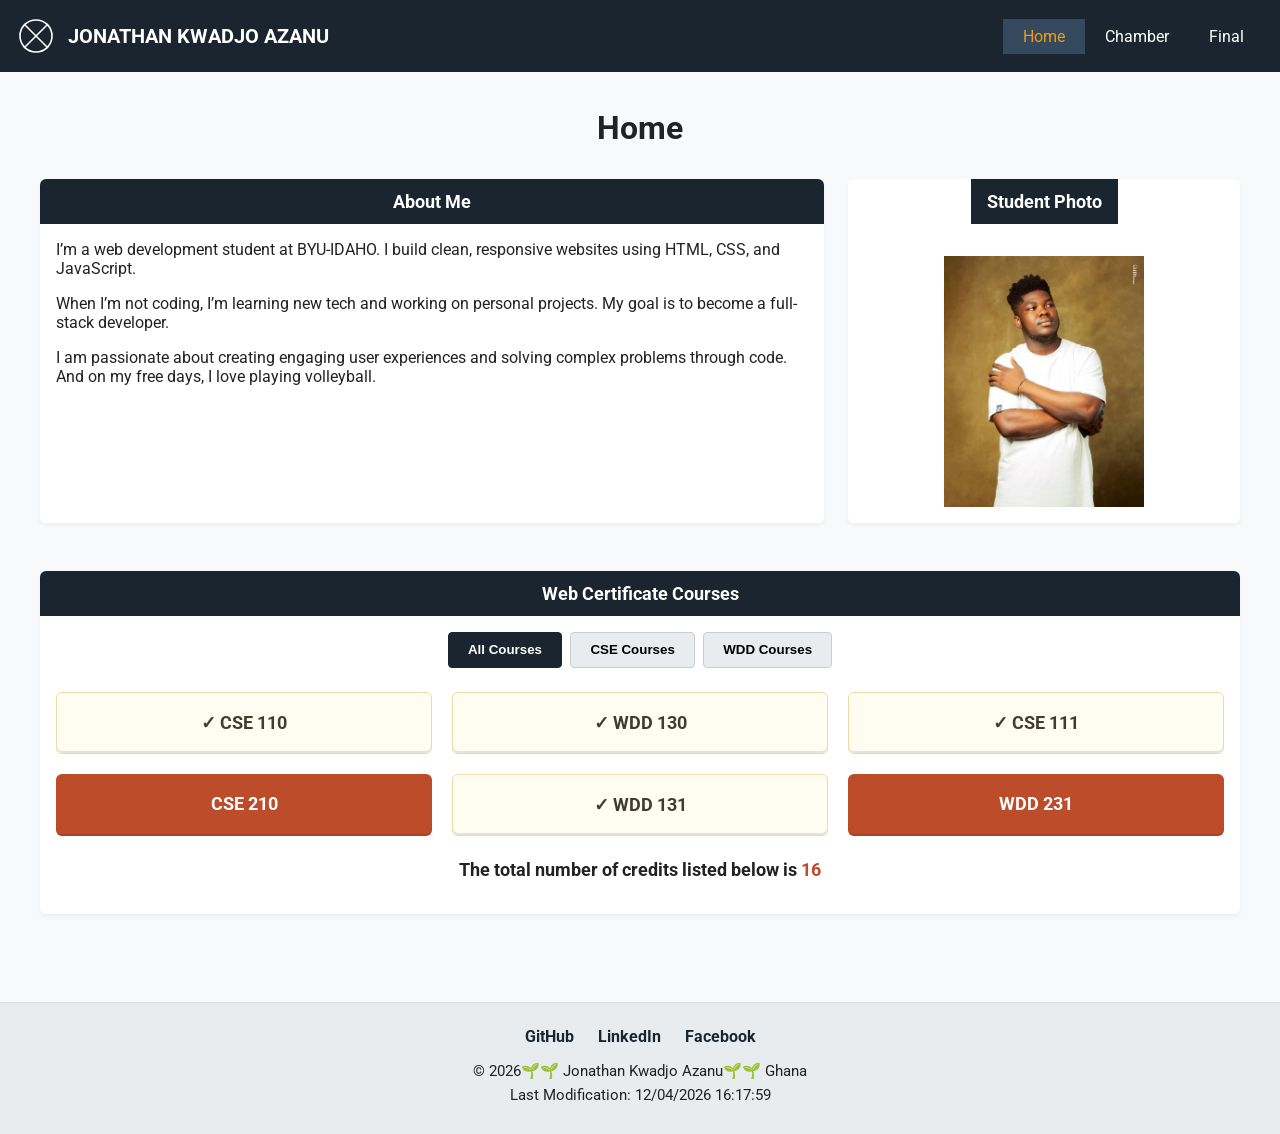
<file: index.html>
<!DOCTYPE html>
<html lang="en">

<head>
    <meta charset="UTF-8">
    <meta name="viewport" content="width=device-width, initial-scale=1.0">
    <title>WDD 231 - Course Home Page</title>
    <meta name="description"
        content="Course home page for WDD 231, showcasing student profile and web certificate progress.">
    <meta name="author" content="Jonathan Kwadjo Azanu">

    <meta property="og:title" content="WDD 231 - Course Home Page">
    <meta property="og:description"
        content="Course home page for WDD 231, showcasing student profile and web certificate progress.">
    <meta property="og:image" content="https://example.com/image.jpg">
    <meta property="og:url" content="https://example.com">

    <link rel="preconnect" href="https://fonts.googleapis.com">
    <link rel="preconnect" href="https://fonts.gstatic.com" crossorigin>
    <link href="https://fonts.googleapis.com/css2?family=Roboto:wght@400;700&display=swap" rel="stylesheet">

    <link rel="stylesheet" href="styles/styles_small.css">
    <link rel="stylesheet" href="styles/styles_large.css">

    <link rel="icon" href="favicon.ico">
    <script src="scripts/navigation.js" defer></script>
    <script src="scripts/date.js" defer></script>
    <script src="scripts/scripts.js" defer></script>
</head>

<body>

    <header>
        <div class="logo-area">
            <svg class="logo" width="40" height="40" viewBox="0 0 100 100" aria-labelledby="logo-title">
                <title id="logo-title">Course Site Logo</title>
                <circle cx="50" cy="50" r="40" stroke="white" stroke-width="4" fill="none" />
                <line x1="20" y1="20" x2="80" y2="80" stroke="white" stroke-width="4" />
                <line x1="80" y1="20" x2="20" y2="80" stroke="white" stroke-width="4" />
            </svg>
            <span>JONATHAN KWADJO AZANU</span>
        </div>
        <button id="menu-toggle" aria-label="Toggle navigation menu">&#9776;</button>
        <nav id="main-nav">
            <a href="#" class="active">Home</a>
            <a href="chamber/index.html">Chamber</a>
            <a href="final/index.html">Final</a>
        </nav>
    </header>

    <main>
        <h1>Home</h1>

        <section class="card about-me">
            <h2>About Me</h2>
            <p>I’m a web development student at BYU-IDAHO. I build clean, responsive websites using HTML, CSS, and
                JavaScript.</p>
            <p>When I’m not coding, I’m learning new tech and working on personal projects. My goal is to become a
                full-stack developer.</p>
            <p>I am passionate about creating engaging user experiences and solving complex problems through code. And
                on my free days, I love playing volleyball.</p>
        </section>

        <section class="card student-photo">
            <h2>Student Photo</h2>
            <img src="images/jonathan.jpeg" alt="Student Profile Picture Placeholder" width="200" height="200"
                loading="lazy">
        </section>

        <section class="card certificate-courses">
            <h2>Web Certificate Courses</h2>
            <div class="filter-buttons">
                <button id="btn-all" class="active">All Courses</button>
                <button id="btn-cse">CSE Courses</button>
                <button id="btn-wdd">WDD Courses</button>
            </div>

            <div id="course-list"></div>

            <p id="total-credits">The total number of credits listed below is <span id="credit-count">0</span></p>
        </section>
    </main>

    <footer>
        <div class="social-links">
            <a href="https://github.com/lhexic/wdd131" target="_blank" rel="noopener"
                aria-label="Visit my GitHub Profile">GitHub</a>
            <a href="https://www.linkedin.com/in/kwadzojonathan6996" target="_blank" rel="noopener"
                aria-label="Visit my LinkedIn Profile">LinkedIn</a>
            <a href="https://web.facebook.com/brah.lhexic.1" target="_blank" rel="noopener"
                aria-label="Visit my Facebook Profile">Facebook</a>
        </div>
        <p>&copy; <span id="currentyear"></span>🌱🌱 Jonathan Kwadjo Azanu🌱🌱 Ghana</p>
        <p id="lastModified"></p>
    </footer>

</body>

</html>
</file>
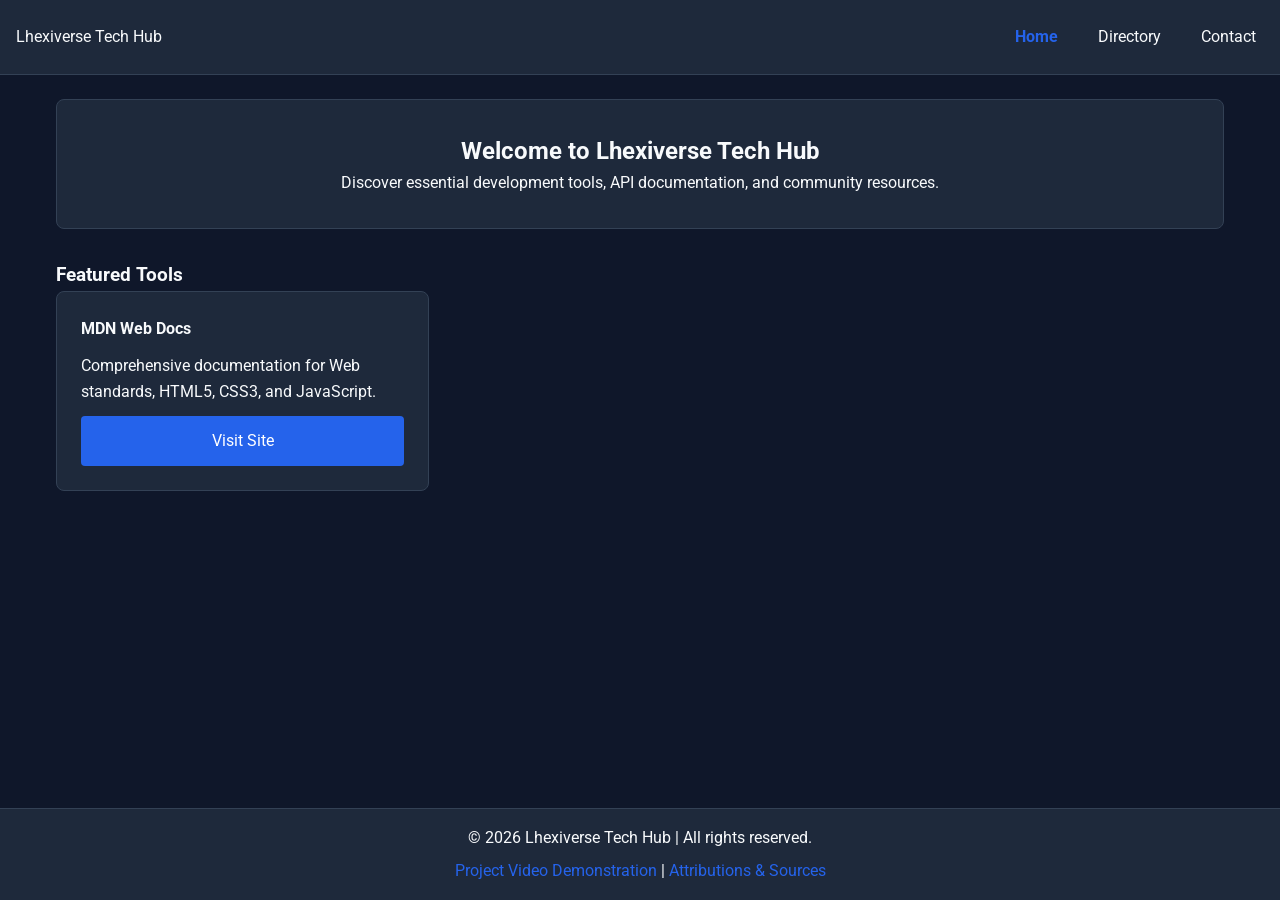
<file: Final/index.html>
<!DOCTYPE html>
<html lang="en">
<head>
  <meta charset="UTF-8">
  <meta name="viewport" content="width=device-width, initial-scale=1.0">
  <title>Lhexiverse Tech Hub | Developer Resource Directory</title>
  <meta name="description" content="Welcome to Lhexiverse Tech Hub, a central repository for web developer tools, documentation, and frameworks.">
  <meta name="author" content="Jonathan Kwadjo Azanu">

  <meta property="og:title" content="Lhexiverse Tech Hub">
  <meta property="og:type" content="website">
  <meta property="og:description" content="Centralized resource hub for modern software developers.">
  <meta property="og:image" content="https://lhexic.github.io/wdd231/Final/images/share-image.avif">
  <meta property="og:url" content="https://lhexic.github.io/wdd231/Final/index.html">

  <link rel="preconnect" href="https://fonts.googleapis.com">
  <link rel="preconnect" href="https://fonts.gstatic.com" crossorigin>
  <link href="https://fonts.googleapis.com/css2?family=Roboto:ital,wght@0,100..900;1,100..900&display=swap" rel="stylesheet">

  <link rel="icon" href="images/favicon.ico" type="image/x-icon">
  
  <link rel="stylesheet" href="styles/base.css">
  <link rel="stylesheet" href="styles/large.css">
  
</head>
<body>
  <header>
    <span class="site-title">Lhexiverse Tech Hub</span>
    <button id="hamburger" aria-label="Toggle Navigation">&#9776;</button>
    <nav>
      <a href="index.html">Home</a>
      <a href="directory.html">Directory</a>
      <a href="contact.html">Contact</a>
    </nav>
  </header>

  <main>
    <section class="hero">
      <h1>Welcome to Lhexiverse Tech Hub</h1>
      <p>Discover essential development tools, API documentation, and community resources.</p>
    </section>

    <section class="featured-resources">
      <h3>Featured Tools</h3>
      <div class="directory-grid">
        <div class="resource-card">
          <h4>MDN Web Docs</h4>
          <p>Comprehensive documentation for Web standards, HTML5, CSS3, and JavaScript.</p>
<a href="https://developer.mozilla.org" target="_blank" rel="noopener" class="primary-btn">Visit Site</a>        </div>
      </div>
    </section>
  </main>

  <footer>
    <p>&copy; 2026 Lhexiverse Tech Hub | All rights reserved.</p>
    <p class="footer-link">
      <a href="https://www.loom.com/share/e510887477cc4467a22aed7b2b3b4685" target="_blank" rel="noopener">Project Video Demonstration</a> | 
      <a href="attributions.html">Attributions & Sources</a>
    </p>
  </footer>

  <script type="module" src="scripts/main.js"></script>
</body>
</html>
</file>
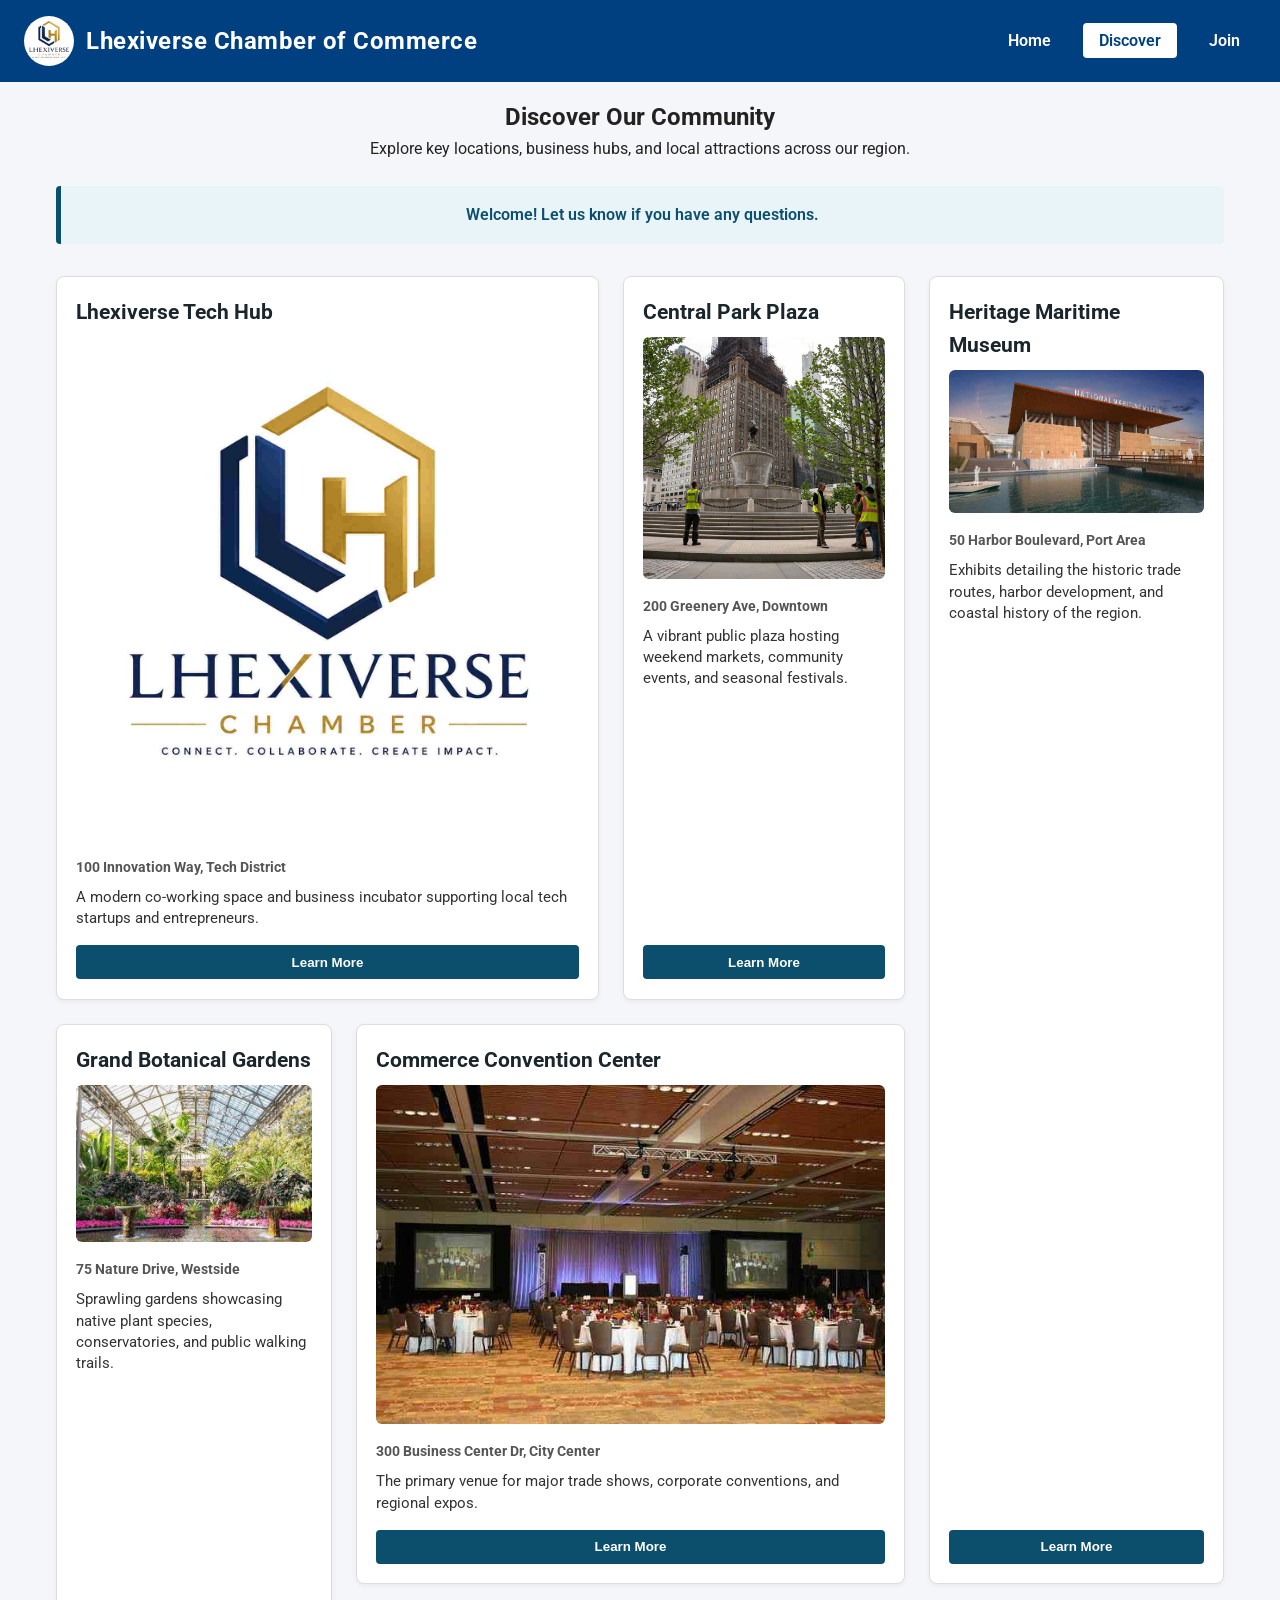
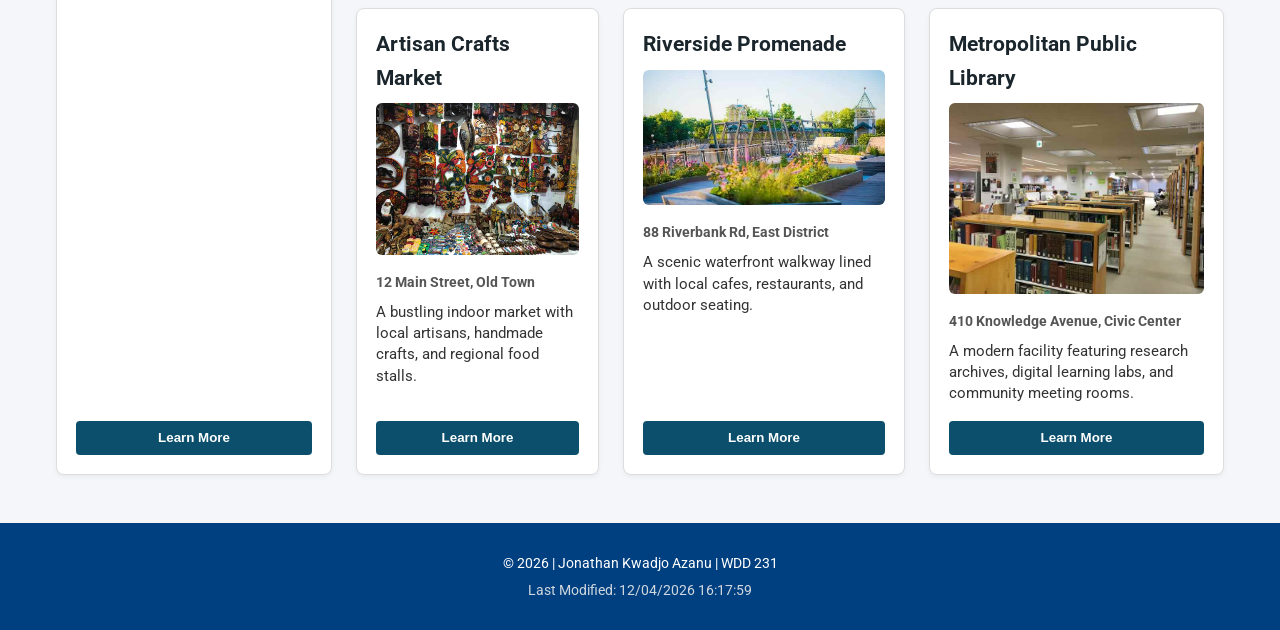
<file: chamber/discover.html>
<!DOCTYPE html>
<html lang="en">
<head>
  <meta charset="UTF-8">
  <meta name="viewport" content="width=device-width, initial-scale=1.0">
  <title>Discover - Lhexiverse Chamber of Commerce</title>
  <meta name="description" content="Discover points of interest, attractions, and local community features in the Lhexiverse Chamber area.">
  <meta name="author" content="Jonathan Kwadjo Azanu">

  <meta property="og:title" content="Discover Lhexiverse Chamber of Commerce Area">
  <meta property="og:description" content="Explore key locations, local businesses, and community features in the Lhexiverse Chamber region.">
  <meta property="og:image" content="https://lhexic.github.io/wdd231/chamber/images/hero-large.jpg">
  <meta property="og:url" content="https://lhexic.github.io/wdd231/chamber/discover.html">
  <meta property="og:type" content="website">

  <link rel="icon" href="images/favicon.ico" type="image/x-icon">

  <link rel="preconnect" href="https://fonts.googleapis.com">
  <link rel="preconnect" href="https://fonts.gstatic.com" crossorigin>
  <link href="https://fonts.googleapis.com/css2?family=Roboto:wght@400;700&display=swap" rel="stylesheet">
  
  <link rel="stylesheet" href="styles/base.css">
  <link rel="stylesheet" href="styles/discover.css">

  <script type="module" src="scripts/discover.js" defer></script>
</head>
<body>
  <header>
    <div class="logo-container">
      <img src="images/lhexic.png" alt="Lhexiverse Chamber Logo" width="50" height="50">
      <h1>Lhexiverse Chamber of Commerce</h1>
    </div>
    <nav>
      <ul>
        <li><a href="index.html">Home</a></li>
        <li><a href="discover.html" class="active">Discover</a></li>
        <li><a href="join.html">Join</a></li>
      </ul>
    </nav>
  </header>

  <main>
    <section class="discover-header">
      <h2>Discover Our Community</h2>
      <p>Explore key locations, business hubs, and local attractions across our region.</p>
    </section>

    <!-- localStorage Visit Message Banner -->
    <aside id="visit-message" class="visit-banner" aria-live="polite"></aside>

    <!-- Named Grid Container for the 8 Cards -->
    <section class="discover-grid">
      <!-- Generated dynamically by discover.js -->
    </section>
  </main>

  <footer>
    <p>&copy; <span id="year"></span> | Jonathan Kwadjo Azanu | WDD 231</p>
    <p id="lastModified"></p>
  </footer>
</body>
</html>
</file>
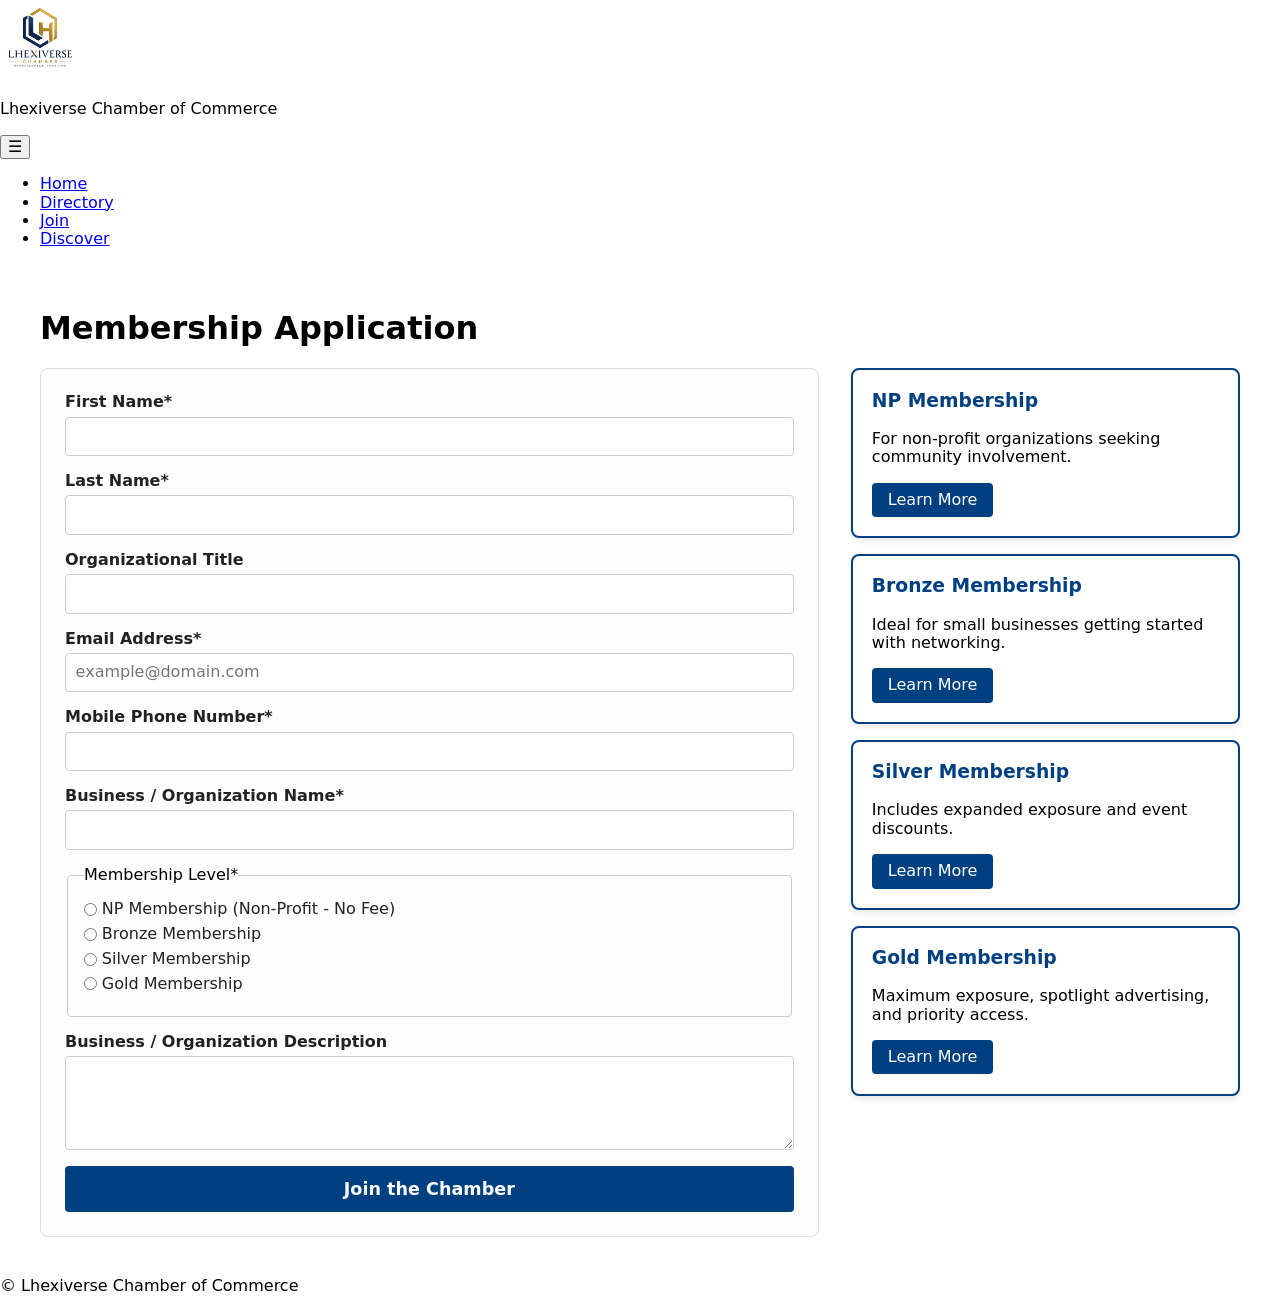
<file: chamber/join.html>
<!DOCTYPE html>
<html lang="en">

<head>
    <meta charset="UTF-8">
    <meta name="viewport" content="width=device-width, initial-scale=1.0">
    <title>Lhexiverse Chamber of Commerce - Join Us</title>
    <meta name="description" content="Apply for membership with the Lhexiverse Chamber of Commerce.">
    <meta name="author" content="Jonathan Kwadjo Azanu">

    <link rel="icon" href="images/favicon.ico" type="image/x-icon">

    <meta property="og:title" content="Join the Lhexiverse Chamber of Commerce">
    <meta property="og:description"
        content="Apply for membership with the Lhexiverse Chamber of Commerce to access business networks and resources.">
    <meta property="og:image" content="https://lhexic.github.io/wdd131/images/og-image.png">
    <meta property="og:image" content="https://lhexic.github.io/wdd131/images/lhexic.png">
    <meta property="og:url" content="https://lhexic.github.io/wdd131/join.html">

    <link rel="preconnect" href="https://fonts.googleapis.com">
    <link rel="preconnect" href="https://fonts.gstatic.com" crossorigin>
    <link href="https://fonts.googleapis.com/css2?family=Roboto:wght@400;700&display=swap" rel="stylesheet">

    <link rel="stylesheet" href="styles/normalize.css">
    <link rel="stylesheet" href="styles/join.css">
    <link rel="stylesheet" href="styles/join_large.css" media="(min-width: 38rem)">

    <script src="scripts/directory.js" defer></script>
    <script src="scripts/join.js" defer></script>
</head>

<body>

    <header>
        <div class="logo-container">
            <img src="images/lhexic.png" alt="Lhexiverse Chamber of Commerce Logo" width="80" height="80">
            <p>Lhexiverse Chamber of Commerce</p>
        </div>
        <nav>
            <button id="menu-button" aria-label="Toggle Menu">☰</button>
            <ul class="nav-links">
                <li><a href="index.html">Home</a></li>
                <li><a href="directory.html">Directory</a></li>
                <li><a href="join.html" class="active">Join</a></li>
                <li><a href="discover.html">Discover</a></li>
            </ul>
        </nav>
    </header>

    <main class="join-main">
        <h1>Membership Application</h1>

        <div class="join-container">
            <!-- FORM SECTION -->
            <section class="form-container">
                <form method="get" action="thankyou.html">

                    <label>
                        First Name*
                        <input type="text" name="fname" id="fname" required autocomplete="given-name"
                            title="Enter your first name">
                    </label>

                    <label>
                        Last Name*
                        <input type="text" name="lname" id="lname" required autocomplete="family-name"
                            title="Enter your last name">
                    </label>

                    <label>
                        Organizational Title
                        <input type="text" name="title" id="title" autocomplete="organization-title"
                            pattern="[A-Za-z\s\-]{7,}" title="Minimum 7 characters. Letters, spaces, and hyphens only.">
                    </label>

                    <label>
                        Email Address*
                        <input type="email" name="email" id="email" required autocomplete="email"
                            placeholder="example@domain.com" title="Enter a valid email address">
                    </label>

                    <label>
                        Mobile Phone Number*
                        <input type="tel" name="phone" id="phone" required autocomplete="tel"
                            title="Enter your phone number">
                    </label>

                    <label>
                        Business / Organization Name*
                        <input type="text" name="organization" id="organization" required autocomplete="organization"
                            title="Enter your business or organization name">
                    </label>

                    <fieldset class="membership-selection">
                        <legend>Membership Level*</legend>
                        <label class="radio-label">
                            <input type="radio" name="membership" value="np" required> NP Membership (Non-Profit - No
                            Fee)
                        </label>
                        <label class="radio-label">
                            <input type="radio" name="membership" value="bronze" required> Bronze Membership
                        </label>
                        <label class="radio-label">
                            <input type="radio" name="membership" value="silver" required> Silver Membership
                        </label>
                        <label class="radio-label">
                            <input type="radio" name="membership" value="gold" required> Gold Membership
                        </label>
                    </fieldset>

                    <label>
                        Business / Organization Description
                        <textarea name="description" id="description" rows="4"
                            title="Briefly describe your business or organization"></textarea>
                    </label>

                    <!-- Hidden Timestamp Field -->
                    <input type="hidden" name="timestamp" id="timestamp" value="">

                    <input type="submit" value="Join the Chamber" class="submit-btn">
                </form>
            </section>

            <!-- MEMBERSHIP CARDS SECTION -->
            <section class="cards-container">

                <div class="membership-card">
                    <h3>NP Membership</h3>
                    <p>For non-profit organizations seeking community involvement.</p>
                    <button type="button" class="open-modal-btn" data-modal="modal-np">Learn More</button>
                </div>

                <div class="membership-card">
                    <h3>Bronze Membership</h3>
                    <p>Ideal for small businesses getting started with networking.</p>
                    <button type="button" class="open-modal-btn" data-modal="modal-bronze">Learn More</button>
                </div>

                <div class="membership-card">
                    <h3>Silver Membership</h3>
                    <p>Includes expanded exposure and event discounts.</p>
                    <button type="button" class="open-modal-btn" data-modal="modal-silver">Learn More</button>
                </div>

                <div class="membership-card">
                    <h3>Gold Membership</h3>
                    <p>Maximum exposure, spotlight advertising, and priority access.</p>
                    <button type="button" class="open-modal-btn" data-modal="modal-gold">Learn More</button>
                </div>

            </section>
        </div>

        <!-- MODAL DIALOGS -->
        <dialog id="modal-np" class="modal">
            <div class="modal-content">
                <h3>NP Membership Benefits</h3>
                <p><strong>Fee:</strong> Free for Non-Profits</p>
                <ul>
                    <li>Directory Listing</li>
                    <li>Community Event Participation</li>
                    <li>Networking Opportunities</li>
                </ul>
                <button type="button" class="close-modal-btn">Close</button>
            </div>
        </dialog>

        <dialog id="modal-bronze" class="modal">
            <div class="modal-content">
                <h3>Bronze Membership Benefits</h3>
                <p><strong>Fee:</strong> $150 / year</p>
                <ul>
                    <li>Standard Business Directory Listing</li>
                    <li>Access to Member-Only Events</li>
                    <li>Monthly Newsletter Spotlight</li>
                </ul>
                <button type="button" class="close-modal-btn">Close</button>
            </div>
        </dialog>

        <dialog id="modal-silver" class="modal">
            <div class="modal-content">
                <h3>Silver Membership Benefits</h3>
                <p><strong>Fee:</strong> $350 / year</p>
                <ul>
                    <li>Enhanced Directory Listing with Logo</li>
                    <li>10% Discount on Event Sponsorships</li>
                    <li>Home Page Spotlight (Rotating)</li>
                    <li>Training & Workshop Discounts</li>
                </ul>
                <button type="button" class="close-modal-btn">Close</button>
            </div>
        </dialog>

        <dialog id="modal-gold" class="modal">
            <div class="modal-content">
                <h3>Gold Membership Benefits</h3>
                <p><strong>Fee:</strong> $600 / year</p>
                <ul>
                    <li>Premium Directory Placement & Banner</li>
                    <li>25% Discount on Event Sponsorships</li>
                    <li>Featured Home Page Spotlight</li>
                    <li>Free Admission to All Quarterly Seminars</li>
                    <li>VIP Networking Table Access</li>
                </ul>
                <button type="button" class="close-modal-btn">Close</button>
            </div>
        </dialog>

    </main>

    <footer>
        <p>&copy; <span id="currentyear"></span> Lhexiverse Chamber of Commerce</p>
        <p id="lastModified"></p>
    </footer>

</body>

</html>
</file>
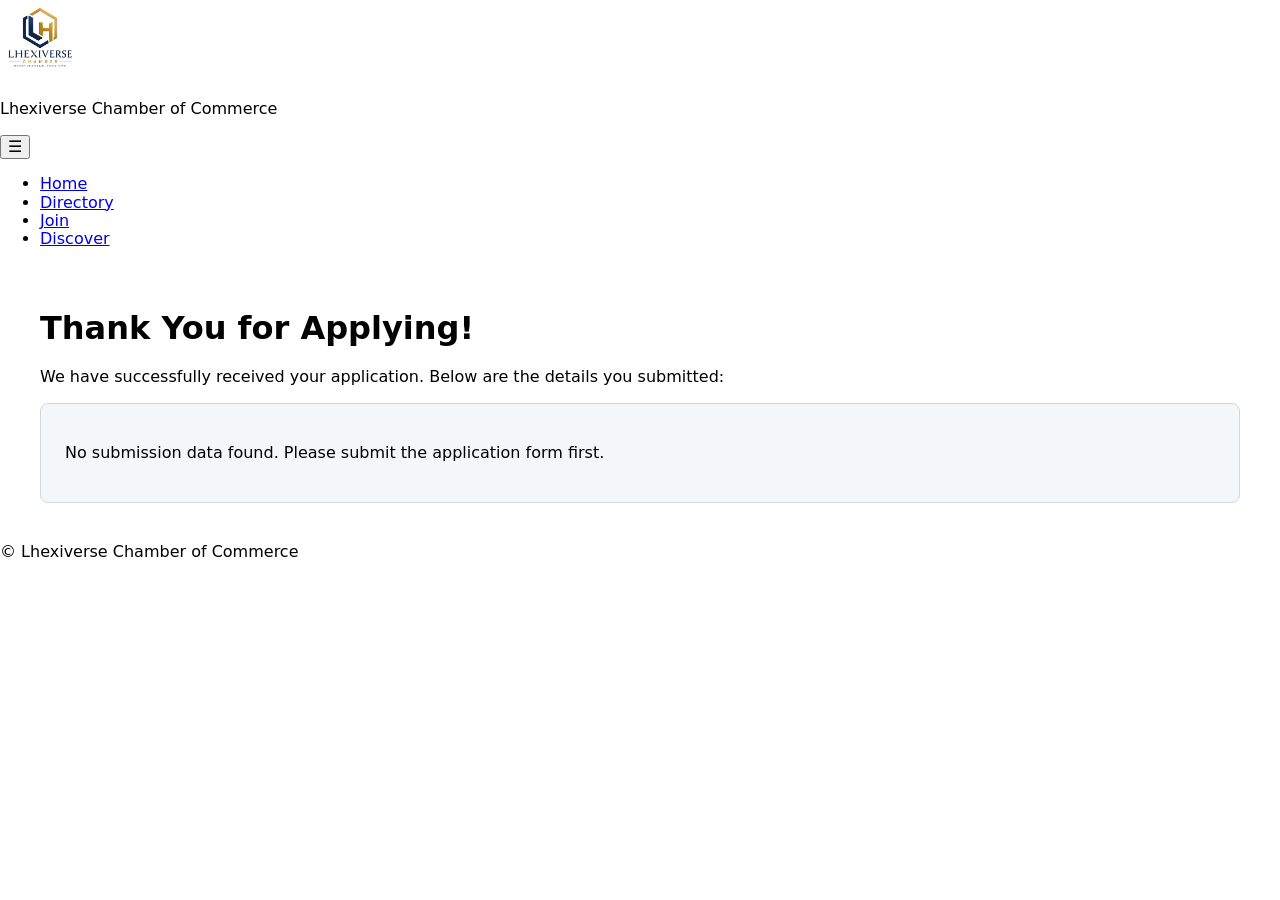
<file: chamber/thankyou.html>
<!DOCTYPE html>
<html lang="en">
<head>
  <meta charset="UTF-8">
  <meta name="viewport" content="width=device-width, initial-scale=1.0">
  <title>Thank You - Lhexiverse Chamber of Commerce</title>
  <meta name="description" content="Thank you for joining the Lhexiverse Chamber of Commerce.">
  <meta name="author" content="Jonathan Kwadjo Azanu">

  <link rel="icon" href="images/favicon.ico" type="image/x-icon">


    <meta property="og:title" content="Join the Lhexiverse Chamber of Commerce">
    <meta property="og:description"
        content="Apply for membership with the Lhexiverse Chamber of Commerce to access business networks and resources.">
    <meta property="og:image" content="https://lhexic.github.io/wdd131/images/og-image.jpg">
    <meta property="og:url" content="https://lhexic.github.io/wdd131/thankyou.html">

    <link rel="preconnect" href="https://fonts.googleapis.com">
    <link rel="preconnect" href="https://fonts.gstatic.com" crossorigin>
    <link href="https://fonts.googleapis.com/css2?family=Roboto:wght@400;700&display=swap" rel="stylesheet">  
  
  <link rel="stylesheet" href="styles/normalize.css">
  <link rel="stylesheet" href="styles/join.css">
  <link rel="stylesheet" href="styles/join_large.css" media="(min-width: 38rem)">
  
  <script src="scripts/directory.js" defer></script>
  <script src="scripts/thankyou.js" defer></script>
</head>
<body>

  <header>
    <div class="logo-container">
      <img src="images/lhexic.png" alt="Lhexiverse Chamber of Commerce Logo" width="80" height="80">
      <p>Lhexiverse Chamber of Commerce</p>
    </div>
    <nav>
      <button id="menu-button" aria-label="Toggle Menu">☰</button>
      <ul class="nav-links">
        <li><a href="index.html">Home</a></li>
        <li><a href="directory.html">Directory</a></li>
        <li><a href="join.html">Join</a></li>
        <li><a href="discover.html">Discover</a></li>
      </ul>
    </nav>
  </header>

  <main class="thankyou-main">
    <h1>Thank You for Applying!</h1>
    <p>We have successfully received your application. Below are the details you submitted:</p>

    <div class="submitted-data-card" id="results">
      <!-- JavaScript inserts submission details here -->
    </div>
  </main>

  <footer>
    <p>&copy; <span id="currentyear"></span> Lhexiverse Chamber of Commerce</p>
    <p id="lastModified"></p>
  </footer>

</body>
</html>
</file>
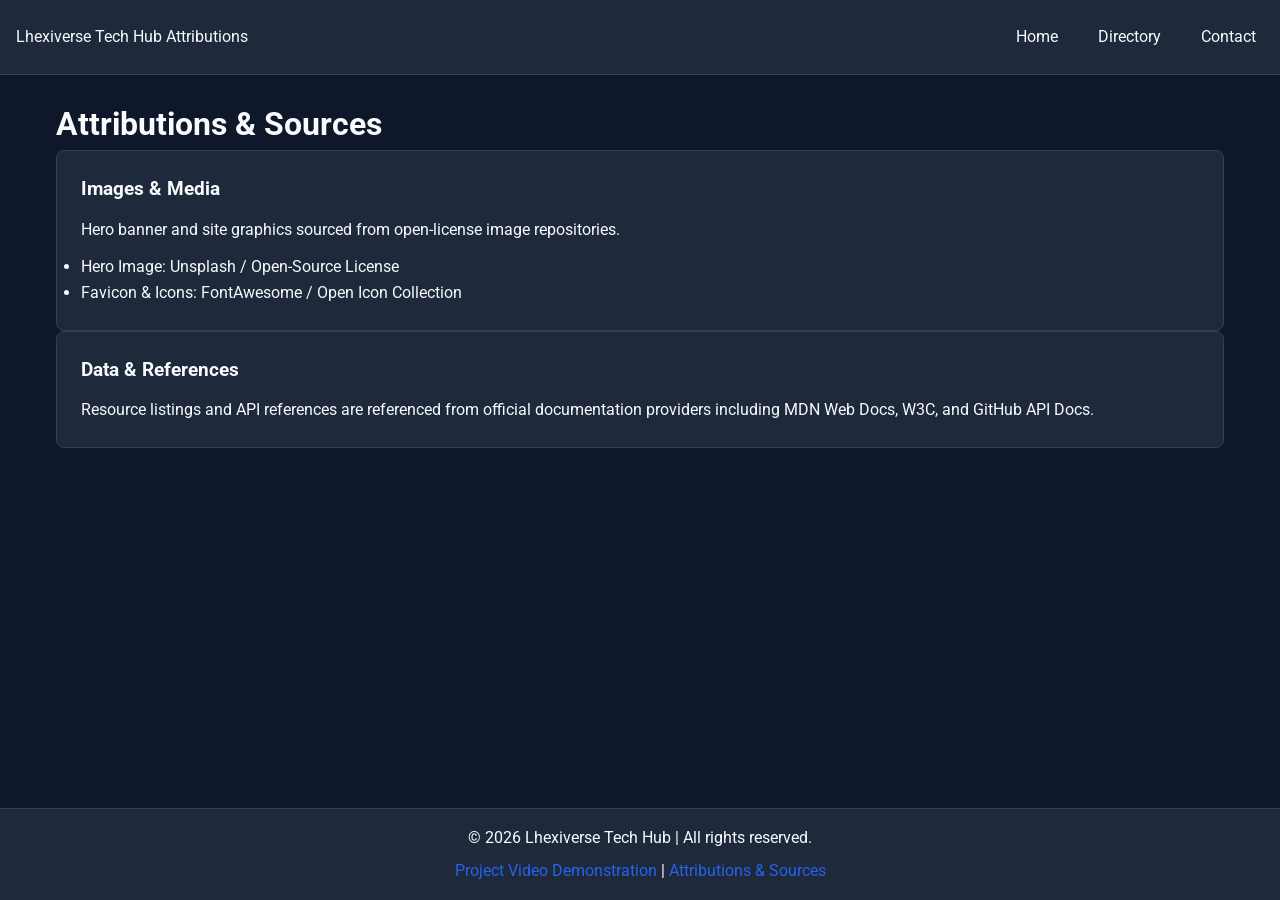
<file: Final/attributions.html>
<!DOCTYPE html>
<html lang="en">
<head>
  <meta charset="UTF-8">
  <meta name="viewport" content="width=device-width, initial-scale=1.0">
  <title>Attributions & Sources | Lhexiverse Tech Hub</title>
  <meta name="description" content="Attributions and content credits for data resources used in Lhexiverse Tech Hub.">
  <meta name="author" content="Jonathan Kwadjo Azanu">

  <meta property="og:title" content="Attributions - Lhexiverse Tech Hub">
  <meta property="og:type" content="website">
  <meta property="og:description" content="Content credits and data sources for Lhexiverse Tech Hub.">
  <meta property="og:image" content="https://lhexic.github.io/wdd231/Final/images/share-image.avif">
  <meta property="og:url" content="https://lhexic.github.io/wdd231/Final/attributions.html">

  <link rel="preconnect" href="https://fonts.googleapis.com">
  <link rel="preconnect" href="https://fonts.gstatic.com" crossorigin>
  <link href="https://fonts.googleapis.com/css2?family=Roboto:ital,wght@0,100..900;1,100..900&display=swap" rel="stylesheet">
 
  <link rel="icon" href="images/favicon.ico" type="image/x-icon">
  
  <link rel="stylesheet" href="styles/base.css">
  <link rel="stylesheet" href="styles/large.css">
  
</head>
<body>
  <header>
    <span class="site-title">Lhexiverse Tech Hub Attributions</span>
    <button id="hamburger" aria-label="Toggle Navigation">&#9776;</button>
    <nav>
      <a href="index.html">Home</a>
      <a href="directory.html">Directory</a>
      <a href="contact.html">Contact</a>
    </nav>
  </header>

  <main>
    <h1>Attributions &amp; Sources</h1>
    <section class="resource-card">
      <h3>Images &amp; Media</h3>
      <p>Hero banner and site graphics sourced from open-license image repositories.</p>
      <ul>
        <li>Hero Image: Unsplash / Open-Source License</li>
        <li>Favicon &amp; Icons: FontAwesome / Open Icon Collection</li>
      </ul>
    </section>

    <section class="resource-card">
      <h3>Data &amp; References</h3>
      <p>Resource listings and API references are referenced from official documentation providers including MDN Web Docs, W3C, and GitHub API Docs.</p>
    </section>
  </main>

  <footer>
    <p>&copy; 2026 Lhexiverse Tech Hub | All rights reserved.</p>
    <p class="footer-link">
      <a href="https://www.loom.com/share/e510887477cc4467a22aed7b2b3b4685" target="_blank" rel="noopener">Project Video Demonstration</a> | 
      <a href="attributions.html">Attributions & Sources</a>
    </p>
  </footer>

  <script type="module" src="scripts/main.js"></script>
</body>
</html>
</file>
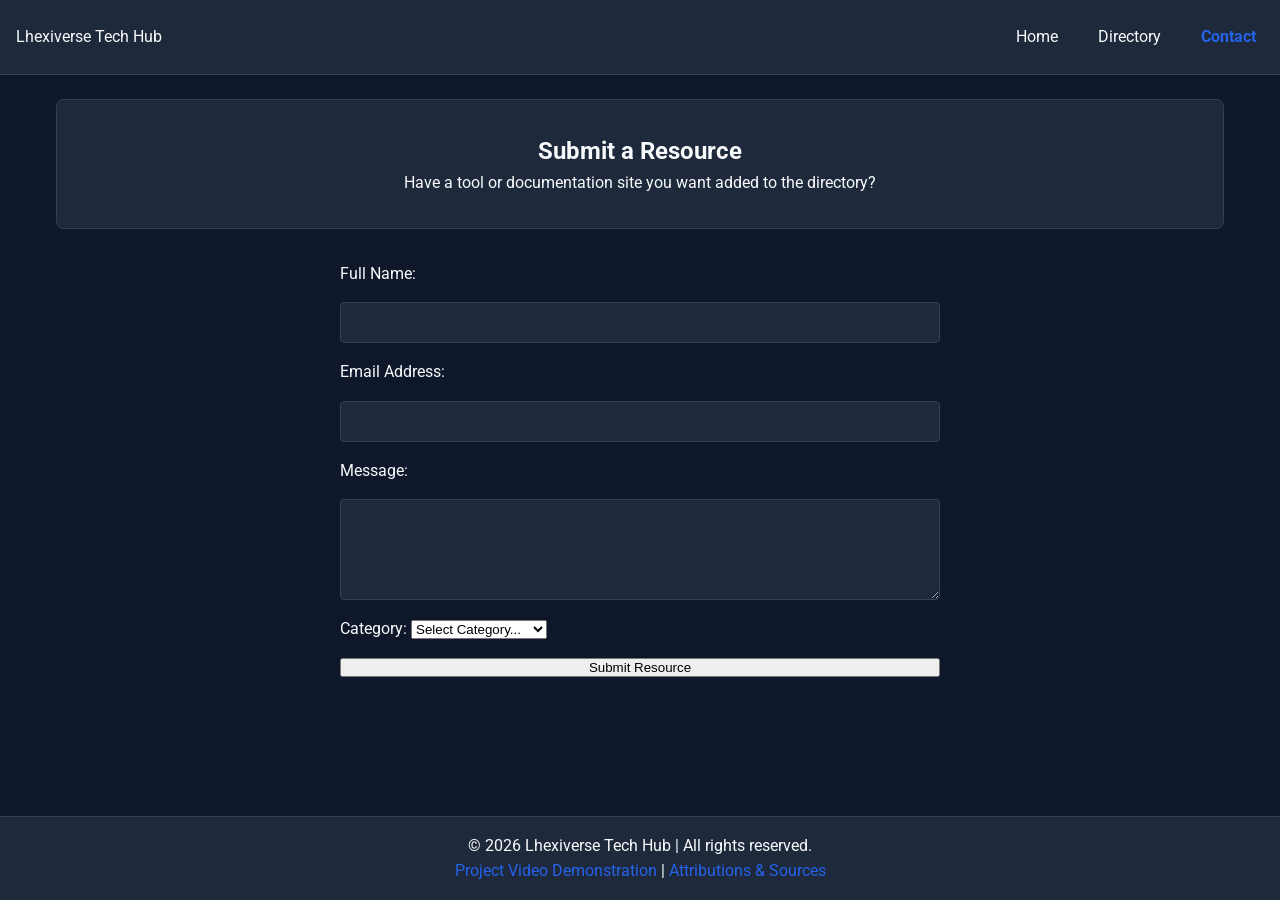
<file: Final/contact.html>
<!DOCTYPE html>
<html lang="en">
<head>
  <meta charset="UTF-8">
  <meta name="viewport" content="width=device-width, initial-scale=1.0">
  <title>Contact Us | Lhexiverse Tech Hub</title>
  <meta name="description" content="Submit new developer tools or contact the Lhexiverse Tech Hub administration team.">
  <meta name="author" content="Jonathan Kwadjo Azanu">

  <meta property="og:title" content="Contact Lhexiverse Tech Hub">
  <meta property="og:type" content="website">
  <meta property="og:description" content="Reach out to Lhexiverse Tech Hub or suggest a resource.">
  <meta property="og:image" content="https://lhexic.github.io/wdd231/Final/images/share-image.avif">
  <meta property="og:url" content="https://lhexic.github.io/wdd231/Final/contact.html">

  <link rel="preconnect" href="https://fonts.googleapis.com">
  <link rel="preconnect" href="https://fonts.gstatic.com" crossorigin>
  <link href="https://fonts.googleapis.com/css2?family=Roboto:ital,wght@0,100..900;1,100..900&display=swap" rel="stylesheet">

  <link rel="icon" href="images/favicon.ico" type="image/x-icon">
  
  <link rel="stylesheet" href="styles/base.css">
  <link rel="stylesheet" href="styles/large.css">
  
</head>
<body>
  <header>
    <span class="site-title">Lhexiverse Tech Hub</span>
    <button id="hamburger" aria-label="Toggle Navigation">&#9776;</button>
    <nav>
      <a href="index.html">Home</a>
      <a href="directory.html">Directory</a>
      <a href="contact.html">Contact</a>
    </nav>
  </header>

  <main>
    <section class="hero">
      <h1>Submit a Resource</h1>
      <p>Have a tool or documentation site you want added to the directory?</p>
    </section>

    <form action="thankyou.html" method="get" class="contact-form">
      <label for="fullname">Full Name:</label>
      <input type="text" id="fullname" name="fullname" required>

      <label for="email">Email Address:</label>
      <input type="email" id="email" name="email" required>

      <label for="message">Message:</label>
      <textarea id="message" name="message" rows="5" required></textarea>

      <label for="category">Category:
        <select id="category" name="category" required>
          <option value="">Select Category...</option>
          <option value="Documentation">Documentation</option>
          <option value="Development Tools">Development Tools</option>
          <option value="Design & CSS">Design & CSS</option>
          <option value="Community">Community</option>
        </select>
      </label>

      <button type="submit">Submit Resource</button>
    </form>
  </main>

  <footer>
    <p>&copy; 2026 Lhexiverse Tech Hub | All rights reserved.</p>
    <p class="footer-links">
      <a href="https://www.loom.com/share/e510887477cc4467a22aed7b2b3b4685" target="_blank" rel="noopener">Project Video Demonstration</a> | 
      <a href="attributions.html">Attributions & Sources</a>
    </p>
  </footer>

  <script type="module" src="scripts/main.js"></script>
</body>
</html>
</file>
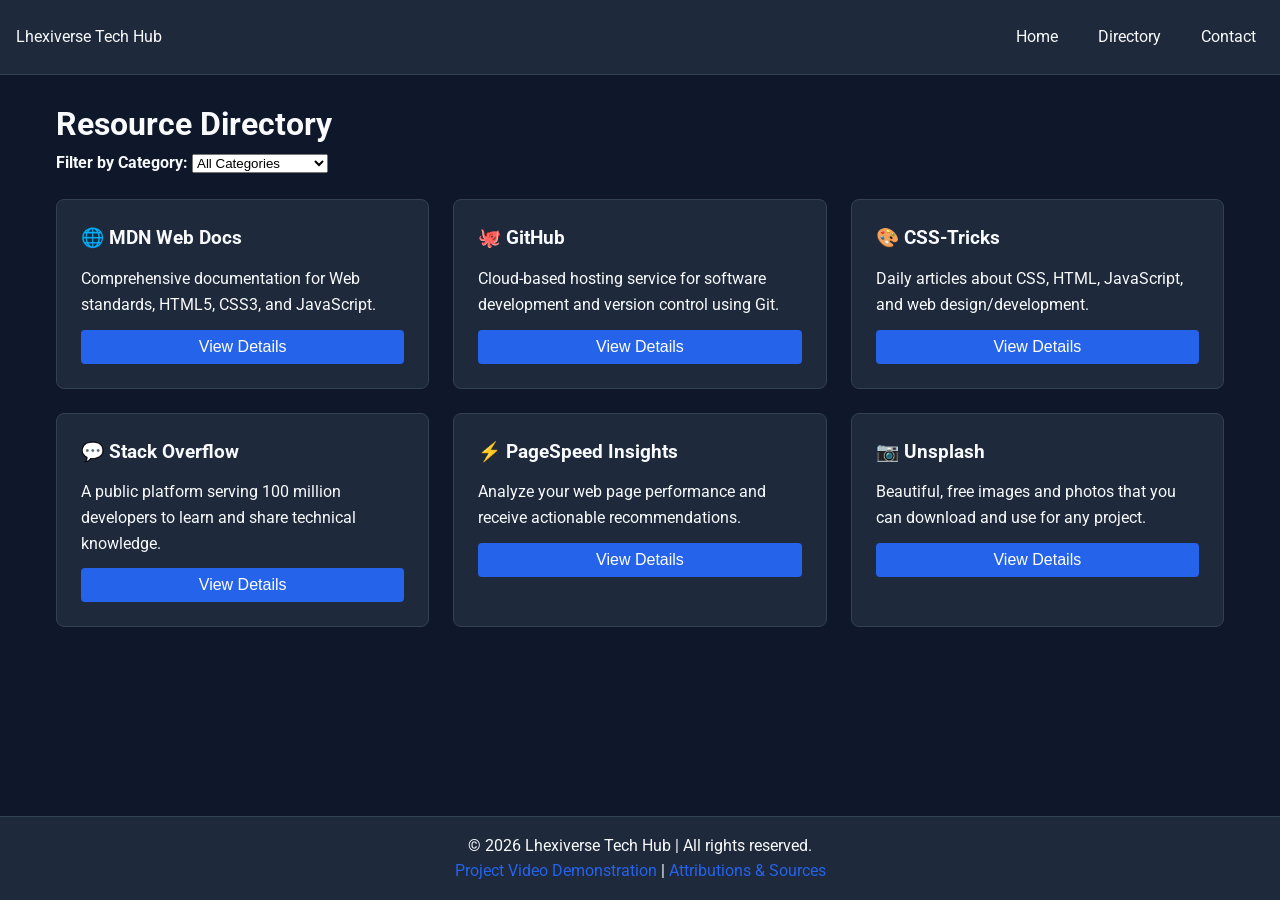
<file: Final/directory.html>
<!DOCTYPE html>
<html lang="en">
<head>
  <meta charset="UTF-8">
  <meta name="viewport" content="width=device-width, initial-scale=1.0">
  <title>Developer Resources | Lhexiverse Tech Hub</title>
  <meta name="description" content="Explore a curated directory of 15+ web developer tools, documentation, and frameworks.">
  <meta name="author" content="Jonathan Kwadjo Azanu">

  <meta property="og:title" content="Lhexiverse Tech Hub Developer Directory">
  <meta property="og:type" content="website">
  <meta property="og:description" content="Curated hub of essentials for modern web developers.">
  <meta property="og:image" content="https://lhexic.github.io/wdd231/Final/images/share-image.avif">
  <meta property="og:url" content="https://lhexic.github.io/wdd231/Final/directory.html">

  <link rel="preconnect" href="https://fonts.googleapis.com">
  <link rel="preconnect" href="https://fonts.gstatic.com" crossorigin>
  <link href="https://fonts.googleapis.com/css2?family=Roboto:ital,wght@0,100..900;1,100..900&display=swap" rel="stylesheet">

  <link rel="icon" href="images/favicon.ico" type="image/x-icon">
  
  <link rel="stylesheet" href="styles/base.css">
  <link rel="stylesheet" href="styles/large.css">
  
</head>
<body>
  <header>
    <span class="site-title">Lhexiverse Tech Hub</span>
    <button id="hamburger" aria-label="Toggle Navigation">&#9776;</button>
    <nav>
      <a href="index.html">Home</a>
      <a href="directory.html">Directory</a>
      <a href="contact.html">Contact</a>
    </nav>
  </header>

  <main>
      <h1>Resource Directory</h1>
    <div class="controls">
      <label for="category-filter"><strong>Filter by Category: </strong></label>
      <select id="category-filter">
        <option value="all">All Categories</option>
        <option value="Development Tools">Development Tools</option>
        <option value="Design & CSS">Design & CSS</option>
        <option value="Community">Community</option>
        <option value="Performance">Performance</option>
        <option value="Media">Media</option>
      </select>
    </div>

    <div id="directory-container" class="directory-grid"></div>

  <dialog id="resource-modal">
    <div id="modal-content"></div>
    <button id="close-modal" class="btn-primary">Close</button>
  </dialog>

  </main>

  <footer>
    <p>&copy; 2026 Lhexiverse Tech Hub | All rights reserved.</p>
    <p class="footer-links">
      <a href="https://www.loom.com/share/e510887477cc4467a22aed7b2b3b4685" target="_blank" rel="noopener">Project Video Demonstration</a> | 
      <a href="attributions.html">Attributions & Sources</a>
    </p>
  </footer>

  <script type="module" src="scripts/directory.js"></script>
</body>
</html>
</file>
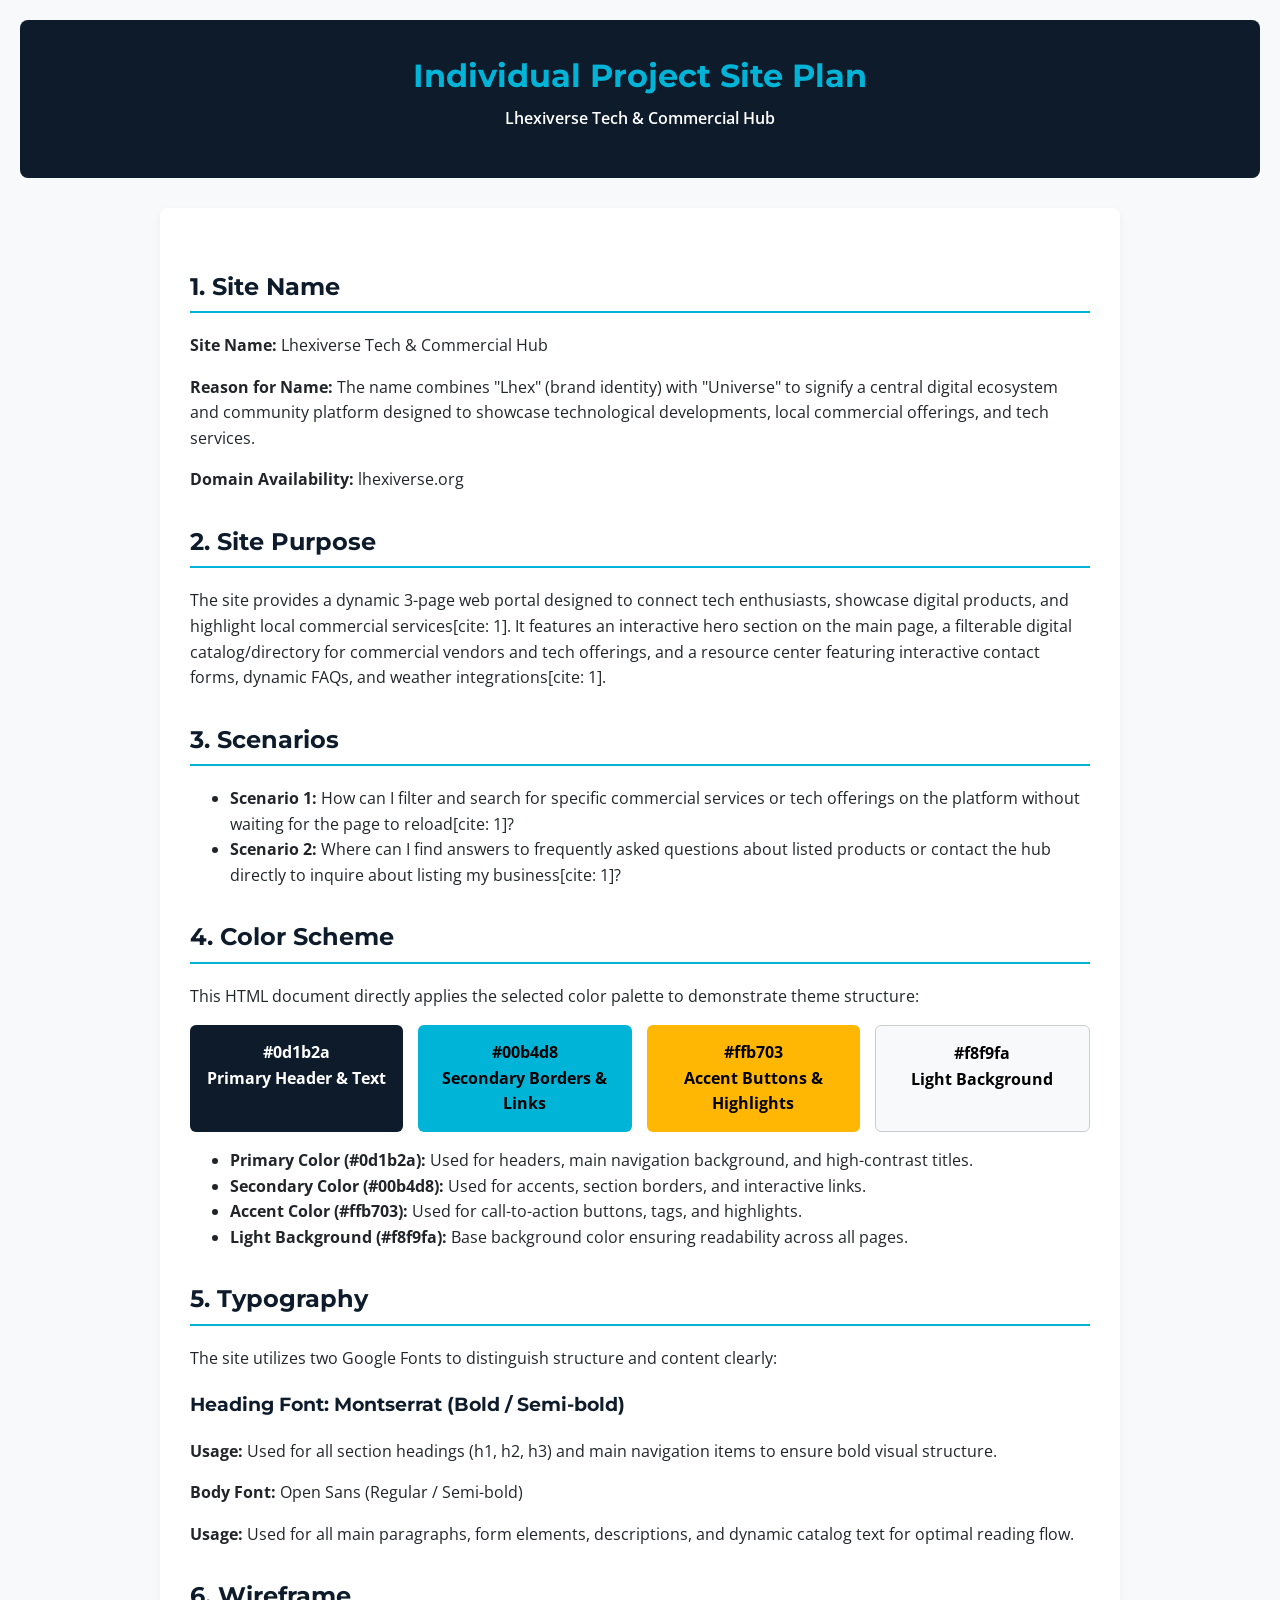
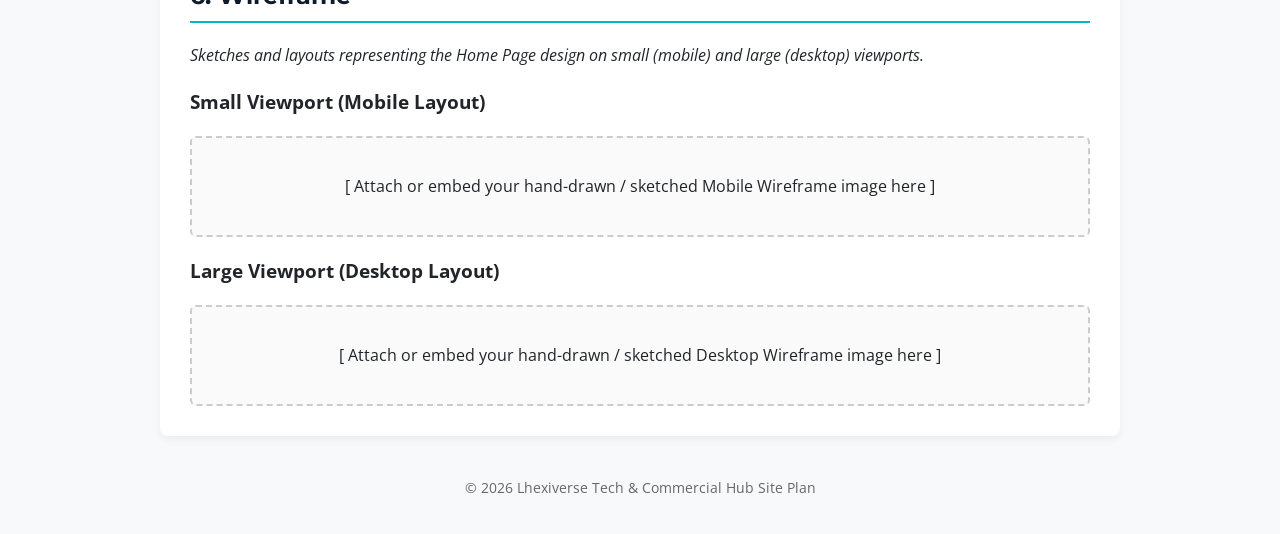
<file: proposal/site-plan.html>
<!DOCTYPE html>
<html lang="en">

<head>
    <meta charset="UTF-8">
    <meta name="viewport" content="width=device-width, initial-scale=1.0">
    <title>Website Site Plan - Lhexiverse Tech & Commercial Hub</title>
    <meta name="description"
        content="Site plan document for the Lhexiverse Tech & Commercial Hub website project outlining site name, purpose, scenarios, color scheme, typography, and wireframes.">
    <meta name="author" content="[Jonathan Kwadjo Azanu]">


    <link rel="preconnect" href="https://fonts.googleapis.com">
    <link rel="preconnect" href="https://fonts.gstatic.com" crossorigin>
    <link
        href="https://fonts.googleapis.com/css2?family=Montserrat:wght@600;700&family=Open+Sans:wght@400;600&display=swap"
        rel="stylesheet">


    <link rel="stylesheet" href="styles/site-plan.css">
</head>

<body>

    <header>
        <h1>Individual Project Site Plan</h1>
        <p>Lhexiverse Tech & Commercial Hub</p>
    </header>

    <main>
        <!-- Section 1: Site Name -->
        <section>
            <h2>1. Site Name</h2>
            <p><strong>Site Name:</strong> Lhexiverse Tech & Commercial Hub</p>
            <p><strong>Reason for Name:</strong> The name combines "Lhex" (brand identity) with "Universe" to signify a
                central digital ecosystem and community platform designed to showcase technological developments, local
                commercial offerings, and tech services.</p>
            <p><strong>Domain Availability:</strong> lhexiverse.org</p>
        </section>

        <!-- Section 2: Site Purpose -->
        <section>
            <h2>2. Site Purpose</h2>
            <p>The site provides a dynamic 3-page web portal designed to connect tech enthusiasts, showcase digital
                products, and highlight local commercial services[cite: 1]. It features an interactive hero section on
                the main page, a filterable digital catalog/directory for commercial vendors and tech offerings, and a
                resource center featuring interactive contact forms, dynamic FAQs, and weather integrations[cite: 1].
            </p>
        </section>

        <!-- Section 3: Scenarios -->
        <section>
            <h2>3. Scenarios</h2>
            <ul>
                <li><strong>Scenario 1:</strong> How can I filter and search for specific commercial services or tech
                    offerings on the platform without waiting for the page to reload[cite: 1]?</li>
                <li><strong>Scenario 2:</strong> Where can I find answers to frequently asked questions about listed
                    products or contact the hub directly to inquire about listing my business[cite: 1]?</li>
            </ul>
        </section>

        <!-- Section 4: Color Scheme -->
        <section>
            <h2>4. Color Scheme</h2>
            <p>This HTML document directly applies the selected color palette to demonstrate theme structure:</p>
            <div class="color-palette">
                <div class="color-box primary">#0d1b2a<br>Primary Header & Text</div>
                <div class="color-box secondary">#00b4d8<br>Secondary Borders & Links</div>
                <div class="color-box accent">#ffb703<br>Accent Buttons & Highlights</div>
                <div class="color-box bg">#f8f9fa<br>Light Background</div>
            </div>
            <ul>
                <li><strong>Primary Color (#0d1b2a):</strong> Used for headers, main navigation background, and
                    high-contrast titles.</li>
                <li><strong>Secondary Color (#00b4d8):</strong> Used for accents, section borders, and interactive
                    links.</li>
                <li><strong>Accent Color (#ffb703):</strong> Used for call-to-action buttons, tags, and highlights.</li>
                <li><strong>Light Background (#f8f9fa):</strong> Base background color ensuring readability across all
                    pages.</li>
            </ul>
        </section>

        <!-- Section 5: Typography -->
        <section>
            <h2>5. Typography</h2>
            <p>The site utilizes two Google Fonts to distinguish structure and content clearly:</p>
            <div class="typography-demo">
                <h3>Heading Font: Montserrat (Bold / Semi-bold)</h3>
                <p><strong>Usage:</strong> Used for all section headings (h1, h2, h3) and main navigation items to
                    ensure bold visual structure.</p>
                <p><strong>Body Font:</strong> Open Sans (Regular / Semi-bold)</p>
                <p><strong>Usage:</strong> Used for all main paragraphs, form elements, descriptions, and dynamic
                    catalog text for optimal reading flow.</p>
            </div>
        </section>

        <!-- Section 6: Wireframe -->
        <section>
            <h2>6. Wireframe</h2>
            <p><em>Sketches and layouts representing the Home Page design on small (mobile) and large (desktop)
                    viewports.</em></p>

            <h3>Small Viewport (Mobile Layout)</h3>
            <div class="wireframe-placeholder">
                <p>[ Attach or embed your hand-drawn / sketched Mobile Wireframe image here ]</p>
                <!-- I will replace the line above with your image tag once ready: -->
                <!-- <img src="images/mobile-wireframe.png" alt="Hand-drawn mobile layout wireframe"> -->
            </div>

            <h3>Large Viewport (Desktop Layout)</h3>
            <div class="wireframe-placeholder">
                <p>[ Attach or embed your hand-drawn / sketched Desktop Wireframe image here ]</p>
                <!-- I will replace the line above with your image tag once ready: -->
                <!-- <img src="images/desktop-wireframe.png" alt="Hand-drawn desktop layout wireframe"> -->
            </div>
        </section>
    </main>

    <footer>
        <p>&copy; 2026 Lhexiverse Tech & Commercial Hub Site Plan</p>
    </footer>

</body>

</html>
</file>
<file: styles/styles_small.css>
body {
    font-family: 'Roboto', sans-serif;
    margin: 0;
    padding: 0;
    background-color: #f7f9fa;
    color: #222;
}

main {
    padding: 1rem;
    max-width: 1200px;
    margin: 0 auto;
}

h1 {
    text-align: center;
    margin-bottom: 1.5rem;
}

header {
    background-color: #1a252f;
    color: white;
    padding: 1rem;
    display: flex;
    justify-content: space-between;
    align-items: center;
    position: relative;
}

.logo-area {
    display: flex;
    align-items: center;
    gap: 0.75rem;
}

header span {
    font-weight: 700;
    font-size: 1.25rem;
}

#menu-toggle {
    background: none;
    border: none;
    color: white;
    font-size: 1.75rem;
    cursor: pointer;
    padding: 0.25rem 0.5rem;
}

#main-nav {
    display: none;
    flex-direction: column;
    width: 100%;
    background-color: #2c3e50;
    position: absolute;
    top: 100%;
    left: 0;
    z-index: 999;
}

#main-nav.open {
    display: flex;
}

#main-nav a {
    color: white;
    padding: 1rem;
    text-decoration: none;
    text-align: center;
    border-bottom: 1px solid #34495e;
}

#main-nav a.active, 
#main-nav a:hover {
    background-color: #34495e;
    color: #f39c12;
}

.card {
    background: white;
    margin-bottom: 1.5rem;
    padding: 1rem;
    border-radius: 6px;
    box-shadow: 0 2px 5px rgba(0,0,0,0.05);
    overflow: hidden;
}

.card h2 {
    background-color: #1a252f;
    color: white;
    margin: -1rem -1rem 1rem -1rem;
    padding: 0.75rem 1rem;
    font-size: 1.15rem;
    text-align: center;
}

#course-list {
    display: grid;
    grid-template-columns: 1fr;
    gap: 0.75rem;
    margin: 1.5rem 0;
}

.course-card {
    padding: 1.25rem 1rem;
    text-align: center;
    border-radius: 6px;
    font-weight: 700;
    font-size: 1.1rem;
    box-shadow: inset 0 -2px 0 rgba(0,0,0,0.1);
}

.course-card.completed {
    background-color: #fffdf2;
    border: 1px solid #ebdca5;
    color: #403d2d;
}

.course-card.incomplete {
    background-color: #bc4c2a;
    color: white;
}

.filter-buttons {
    display: flex;
    gap: 0.5rem;
    justify-content: center;
    flex-wrap: wrap;
}

.filter-buttons button {
    padding: 0.6rem 1.2rem;
    border: 1px solid #ccc;
    background-color: #e8ecef;
    border-radius: 4px;
    font-weight: 700;
    cursor: pointer;
    transition: all 0.2s ease;
}

.filter-buttons button.active {
    background-color: #1a252f;
    color: white;
    border-color: #1a252f;
}

#total-credits {
    text-align: center;
    font-weight: 700;
    font-size: 1.1rem;
    margin-top: 1rem;
}

#credit-count {
    color: #bc4c2a;
}

footer {
    background-color: #e8ecef;
    text-align: center;
    padding: 1.5rem 1rem;
    margin-top: 3rem;
    border-top: 1px solid #dcdcdc;
}

footer p {
    margin: 0.4rem 0;
    font-size: 0.95rem;
}

.social-links {
    display: flex;
    justify-content: center;
    gap: 1.5rem;
    margin-bottom: 1rem;
}

.social-links a {
    color: #1a252f;
    text-decoration: none;
    font-weight: 700;
}

.social-links a:hover {
    color: #bc4c2a;
}
</file>
<file: styles/styles_large.css>
@media (min-width: 768px) {
    #menu-toggle {
        display: none;
    }

    #main-nav {
        display: flex !important;
        flex-direction: row;
        position: static;
        width: auto;
        background: none;
    }

    #main-nav a {
        border-bottom: none;
        padding: 0.5rem 1.25rem;
    }

    main {
        display: grid;
        grid-template-columns: 2fr 1fr;
        gap: 1.5rem;
    }

    main h1 {
        grid-column: 1 / -1;
        margin-bottom: 0.5rem;
    }

    .about-me {
        grid-column: 1 / 2;
    }

    .student-photo {
        grid-column: 2 / 3;
        display: flex;
        flex-direction: column;
        align-items: center;
    }

    .student-photo img {
        max-width: 100%;
        height: auto;
        margin-top: 1rem;
    }

    .certificate-courses {
        grid-column: 1 / -1;
    }

    #course-list {
        grid-template-columns: repeat(3, 1fr);
        gap: 1.25rem;
    }
}
</file>
<file: Final/styles/base.css>
:root {
  --primary-color: #0f172a;
  --secondary-color: #1e293b;
  --accent-color: #2563eb;
  --text-color: #f8fafc;
  --card-bg: #1e293b;
  --border-color: #334155;
}

* {
  box-sizing: border-box;
  margin: 0;
  padding: 0;
}

body {
  font-family: 'Roboto', sans-serif;
  background-color: var(--primary-color);
  color: var(--text-color);
  line-height: 1.6;
  min-height: 100vh;
  display: flex;
  flex-direction: column;
}

/* Header & Navigation */
header {
  background-color: var(--secondary-color);
  padding: 1rem;
  display: flex;
  justify-content: space-between;
  align-items: center;
  border-bottom: 1px solid var(--border-color);
}

header h1 {
  font-size: 1.5rem;
}

#hamburger {
  background: none;
  border: none;
  color: var(--text-color);
  font-size: 1.8rem;
  cursor: pointer;
}

nav {
  display: none;
  flex-direction: column;
  gap: 0.5rem;
  position: absolute;
  top: 60px;
  right: 1rem;
  background-color: var(--secondary-color);
  padding: 1rem;
  border: 1px solid var(--border-color);
  border-radius: 4px;
}

nav.show {
  display: flex;
}

nav a {
  color: var(--text-color);
  text-decoration: none;
  padding: 0.5rem;
}

nav a:hover,
nav a.active {
  color: var(--accent-color);
  font-weight: bold;
}

/* Main Layout */
main {
  flex: 1;
  padding: 1.5rem 1rem;
  max-width: 1200px;
  margin: 0 auto;
  width: 100%;
}

.hero {
  text-align: center;
  margin-bottom: 2rem;
  padding: 2rem 1rem;
  background-color: var(--secondary-color);
  border-radius: 8px;
  border: 1px solid var(--border-color);
}

.controls {
  margin-bottom: 1.5rem;
}

/* Directory Grid */
.directory-grid {
  display: grid;
  grid-template-columns: 1fr;
  gap: 1.5rem;
}

.resource-card {
  background-color: var(--card-bg);
  border: 1px solid var(--border-color);
  border-radius: 8px;
  padding: 1.5rem;
  display: flex;
  flex-direction: column;
  gap: 0.75rem;
}

.resource-card button {
  align-self: flex-start;
  background-color: var(--accent-color);
  color: #ffffff;
  border: none;
  padding: 0.5rem 1rem;
  border-radius: 4px;
  cursor: pointer;
}

/* Modal Styling */
dialog {
  border: 1px solid var(--border-color);
  border-radius: 8px;
  background-color: var(--secondary-color);
  color: var(--text-color);
  padding: 2rem;
  margin: auto;
  max-width: 500px;
  width: 90%;
}

dialog::backdrop {
  background: rgba(0, 0, 0, 0.7);
}

/* Footer */
footer {
  background-color: var(--secondary-color);
  text-align: center;
  padding: 1rem;
  border-top: 1px solid var(--border-color);
  margin-top: auto;
}

footer a {
  color: var(--accent-color);
  text-decoration: none;
}


.footer-link {
  margin-top: 0.5rem;
}

.primary-btn {
  display: block;
  width: 100%;
  background-color: var(--accent-color, #0056b3);
  color: #ffffff;
  border: none;
  padding: 0.75rem 1.25rem;
  border-radius: 4px;
  cursor: pointer;
  text-align: center;
  text-decoration: none;
  font-size: 1rem;
}

.filter-select {
  padding: 0.5rem;
  border-radius: 4px;
  border: 1px solid var(--border-color);
  background-color: var(--secondary-color);
  color: var(--text-color);
}

.contact-form {
  display: flex;
  flex-direction: column;
  gap: 1rem;
  max-width: 600px;
  margin: 0 auto;
}

.contact-form input,
.contact-form textarea {
  padding: 0.75rem;
  border-radius: 4px;
  border: 1px solid var(--border-color);
  background-color: var(--secondary-color);
  color: var(--text-color);
  font-family: inherit;
}
</file>
<file: Final/styles/large.css>
@media screen and (min-width: 768px) {
  #hamburger {
    display: none;
  }

  nav {
    display: flex;
    position: static;
    flex-direction: row;
    gap: 1.5rem;
    background-color: transparent;
    padding: 0;
    border: none;
  }

  .directory-grid {
    grid-template-columns: repeat(auto-fill, minmax(300px, 1fr));
  }
}
</file>
<file: chamber/styles/base.css>
/* ==========================================
   GLOBAL RESET & TYPOGRAPHY
   ========================================== */
* {
  box-sizing: border-box;
  margin: 0;
  padding: 0;
}

body {
  font-family: 'Roboto', 'Segoe UI', Arial, sans-serif;
  line-height: 1.6;
  color: #222222;
  background-color: #f4f6f9;
}

/* ==========================================
   HEADER & NAVIGATION
   ========================================== */
header {
  background-color: #004080;
  color: #ffffff;
  padding: 1rem 1.5rem;
  display: flex;
  flex-direction: column;
  align-items: center;
  gap: 1rem;
}

.logo-container {
  display: flex;
  align-items: center;
  gap: 0.75rem;
}

.logo-container img {
  border-radius: 50%;
  object-fit: cover;
}

.logo-container h1 {
  font-size: 1.5rem;
  font-weight: 700;
  letter-spacing: 0.5px;
}

nav {
  width: 100%;
}

nav ul {
  list-style: none;
  display: flex;
  justify-content: center;
  gap: 1rem;
  flex-wrap: wrap;
}

nav a {
  color: #ffffff;
  text-decoration: none;
  font-weight: 600;
  padding: 0.5rem 1rem;
  border-radius: 4px;
  transition: background-color 0.3s ease, color 0.3s ease;
}

nav a:hover,
nav a.active {
  background-color: #ffffff;
  color: #004080;
}

/* Header desktop adjustment */
@media (min-width: 38rem) {
  header {
    flex-direction: row;
    justify-content: space-between;
  }
  
  nav {
    width: auto;
  }
}

/* ==========================================
   FOOTER
   ========================================== */
footer {
  background-color: #004080;
  color: #ffffff;
  text-align: center;
  padding: 1.5rem 1rem;
  margin-top: 2rem;
  font-size: 0.9rem;
}

footer p {
  margin: 0.3rem 0;
}

#lastModified {
  color: #d0d7de;
  font-size: 0.85rem;
}
</file>
<file: chamber/styles/discover.css>
/* Container & Banner Styling */
main {
  max-width: 1200px;
  margin: 0 auto;
  padding: 1rem;
}

.discover-header {
  text-align: center;
  margin-bottom: 1.5rem;
}

.visit-banner {
  background-color: #e8f4f8;
  color: #0b4f6c;
  border-left: 5px solid #0b4f6c;
  padding: 1rem;
  margin-bottom: 2rem;
  font-weight: 600;
  text-align: center;
  border-radius: 4px;
}

/* Card Styling */
.discover-grid {
  display: grid;
  gap: 1.5rem;
}

.card {
  border: 1px solid #ddd;
  border-radius: 8px;
  padding: 1.2rem;
  background-color: #ffffff;
  box-shadow: 0 2px 5px rgba(0,0,0,0.05);
  display: flex;
  flex-direction: column;
  justify-content: space-between;
}

.card h2 {
  margin-top: 0;
  font-size: 1.3rem;
  color: #1a252c;
}

.card figure {
  margin: 0.5rem 0 1rem 0;
  overflow: hidden;
  border-radius: 6px;
  background-color: #eee;
}

.card figure img {
  width: 100%;
  height: auto;
  display: block;
  object-fit: cover;
}

.card address {
  font-style: normal;
  font-weight: bold;
  color: #555;
  margin-bottom: 0.5rem;
  font-size: 0.9rem;
}

.card p {
  color: #333;
  font-size: 0.95rem;
  line-height: 1.4;
  flex-grow: 1;
}

.card .learn-btn {
  margin-top: 1rem;
  padding: 0.6rem 1rem;
  background-color: #0b4f6c;
  color: #ffffff;
  border: none;
  border-radius: 4px;
  cursor: pointer;
  font-weight: bold;
}

.card .learn-btn:hover {
  background-color: #08384d;
}

/* ----------------------------------------------------------- */
/* 1. SMALL SCREENS (320px - 640px): Named Grid Area Stack     */
/* ----------------------------------------------------------- */
@media (min-width: 320px) and (max-width: 640px) {
  .discover-grid {
    grid-template-areas:
      "item1"
      "item2"
      "item3"
      "item4"
      "item5"
      "item6"
      "item7"
      "item8";
  }
}

/* ----------------------------------------------------------- */
/* 2. MEDIUM SCREENS (641px - 1024px): 2-Column Grid Areas     */
/* ----------------------------------------------------------- */
@media (min-width: 641px) and (max-width: 1024px) {
  .discover-grid {
    grid-template-areas:
      "item1 item2"
      "item3 item4"
      "item5 item6"
      "item7 item8";
  }

  /* Hover effect ENABLED on medium views */
  .card figure img {
    transition: transform 0.3s ease, filter 0.3s ease;
  }

  .card figure img:hover {
    transform: scale(1.06);
    filter: brightness(1.1);
  }
}

/* ----------------------------------------------------------- */
/* 3. LARGE SCREENS (1025px+): Custom 4-Column Grid Layout     */
/* ----------------------------------------------------------- */
@media (min-width: 1025px) {
  .discover-grid {
    grid-template-areas:
      "item1 item1 item2 item3"
      "item4 item5 item5 item3"
      "item4 item6 item7 item8";
  }

  /* Hover effect ENABLED on desktop views */
  .card figure img {
    transition: transform 0.3s ease, filter 0.3s ease;
  }

  .card figure img:hover {
    transform: scale(1.06);
    filter: brightness(1.1);
  }
}
</file>
<file: chamber/styles/join.css>
/* Card Page-Load Animation */
@keyframes fadeInSlideUp {
  from {
    opacity: 0;
    transform: translateY(20px);
  }
  to {
    opacity: 1;
    transform: translateY(0);
  }
}

.join-main, .thankyou-main {
  padding: 1.5rem;
  max-width: 1200px;
  margin: 0 auto;
}

.join-container {
  display: flex;
  flex-direction: column;
  gap: 2rem;
}

/* Form Styling */
.form-container form {
  display: flex;
  flex-direction: column;
  gap: 1rem;
  background-color: #fdfdfd;
  padding: 1.5rem;
  border-radius: 8px;
  border: 1px solid #ddd;
}

.form-container label {
  display: flex;
  flex-direction: column;
  font-weight: 600;
  gap: 0.3rem;
  color: #222;
}

.form-container input[type="text"],
.form-container input[type="email"],
.form-container input[type="tel"],
.form-container textarea {
  padding: 0.6rem;
  border: 1px solid #ccc;
  border-radius: 4px;
  font-size: 1rem;
}

.membership-selection {
  border: 1px solid #ccc;
  padding: 1rem;
  border-radius: 4px;
}

.radio-label {
  flex-direction: row !important;
  align-items: center;
  gap: 0.5rem;
  font-weight: normal !important;
  margin-bottom: 0.4rem;
}

.submit-btn {
  background-color: #004080;
  color: #ffffff;
  padding: 0.8rem;
  border: none;
  border-radius: 4px;
  font-size: 1.1rem;
  font-weight: bold;
  cursor: pointer;
  transition: background-color 0.3s ease;
}

.submit-btn:hover {
  background-color: #002b55;
}

/* Cards & Initial Load Animation */
.cards-container {
  display: flex;
  flex-direction: column;
  gap: 1rem;
}

.membership-card {
  background-color: #ffffff;
  border: 2px solid #004080;
  border-radius: 8px;
  padding: 1.2rem;
  box-shadow: 0 4px 6px rgba(0,0,0,0.08);
  /* Animation applied on initial load */
  animation: fadeInSlideUp 0.8s ease-out forwards;
}

.membership-card h3 {
  margin-top: 0;
  color: #004080;
}

.open-modal-btn {
  background-color: #004080;
  color: #ffffff;
  border: none;
  padding: 0.5rem 1rem;
  border-radius: 4px;
  cursor: pointer;
  font-weight: 500;
}

.open-modal-btn:hover {
  background-color: #002b55;
}

/* Modals */
.modal {
  border: none;
  border-radius: 8px;
  padding: 0;
  box-shadow: 0 5px 15px rgba(0,0,0,0.3);
  max-width: 480px;
  width: 90%;
}

.modal::backdrop {
  background-color: rgba(0, 0, 0, 0.6);
}

.modal-content {
  padding: 1.5rem;
}

.close-modal-btn {
  background-color: #d9534f;
  color: #ffffff;
  border: none;
  padding: 0.5rem 1rem;
  border-radius: 4px;
  cursor: pointer;
}

/* Thankyou page card */
.submitted-data-card {
  background-color: #f4f7f9;
  border: 1px solid #d0d7de;
  border-radius: 8px;
  padding: 1.5rem;
  margin-top: 1rem;
}
</file>
<file: chamber/styles/join_large.css>
@media (min-width: 38rem) {
  .join-container {
    display: grid;
    grid-template-columns: 2fr 1fr;
    gap: 2rem;
    align-items: start;
  }
}
</file>
<file: proposal/styles/site-plan.css>
:root {
  --primary-color: #0d1b2a;    
  --secondary-color: #00b4d8;  
  --accent-color: #ffb703;     
  --light-bg: #f8f9fa;         
  --text-dark: #212529;        
}

body {
  font-family: 'Open Sans', sans-serif;
  color: var(--text-dark);
  background-color: var(--light-bg);
  line-height: 1.6;
  margin: 0;
  padding: 20px;
}

header {
  background-color: var(--primary-color);
  color: #ffffff;
  padding: 30px;
  text-align: center;
  border-radius: 8px;
}

header h1 {
  font-family: 'Montserrat', sans-serif;
  margin: 0;
  color: var(--secondary-color);
}

header p {
  margin-top: 5px;
  font-weight: 600;
}

main {
  max-width: 900px;
  margin: 30px auto;
  background: #ffffff;
  padding: 30px;
  border-radius: 8px;
  box-shadow: 0 4px 10px rgba(0, 0, 0, 0.05);
}

h2 {
  font-family: 'Montserrat', sans-serif;
  color: var(--primary-color);
  border-bottom: 2px solid var(--secondary-color);
  padding-bottom: 5px;
  margin-top: 30px;
}

.color-palette {
  display: flex;
  gap: 15px;
  flex-wrap: wrap;
  margin-top: 15px;
}

.color-box {
  flex: 1;
  min-width: 150px;
  padding: 15px;
  border-radius: 6px;
  color: #ffffff;
  text-align: center;
  font-weight: bold;
}

.color-box.primary { 
  background-color: var(--primary-color); 
}

.color-box.secondary { 
  background-color: var(--secondary-color); 
  color: #000000; 
}

.color-box.accent { 
  background-color: var(--accent-color); 
  color: #000000; 
}

.color-box.bg { 
  background-color: var(--light-bg); 
  color: #000000; 
  border: 1px solid #cccccc; 
}

.typography-demo h3 {
  font-family: 'Montserrat', sans-serif;
  color: var(--primary-color);
}

.typography-demo p {
  font-family: 'Open Sans', sans-serif;
}

.wireframe-placeholder {
  border: 2px dashed #cccccc;
  padding: 20px;
  text-align: center;
  background: #fafafa;
  margin-top: 10px;
  border-radius: 6px;
}

footer {
  text-align: center;
  margin-top: 40px;
  font-size: 0.9em;
  color: #666666;
}
</file>
